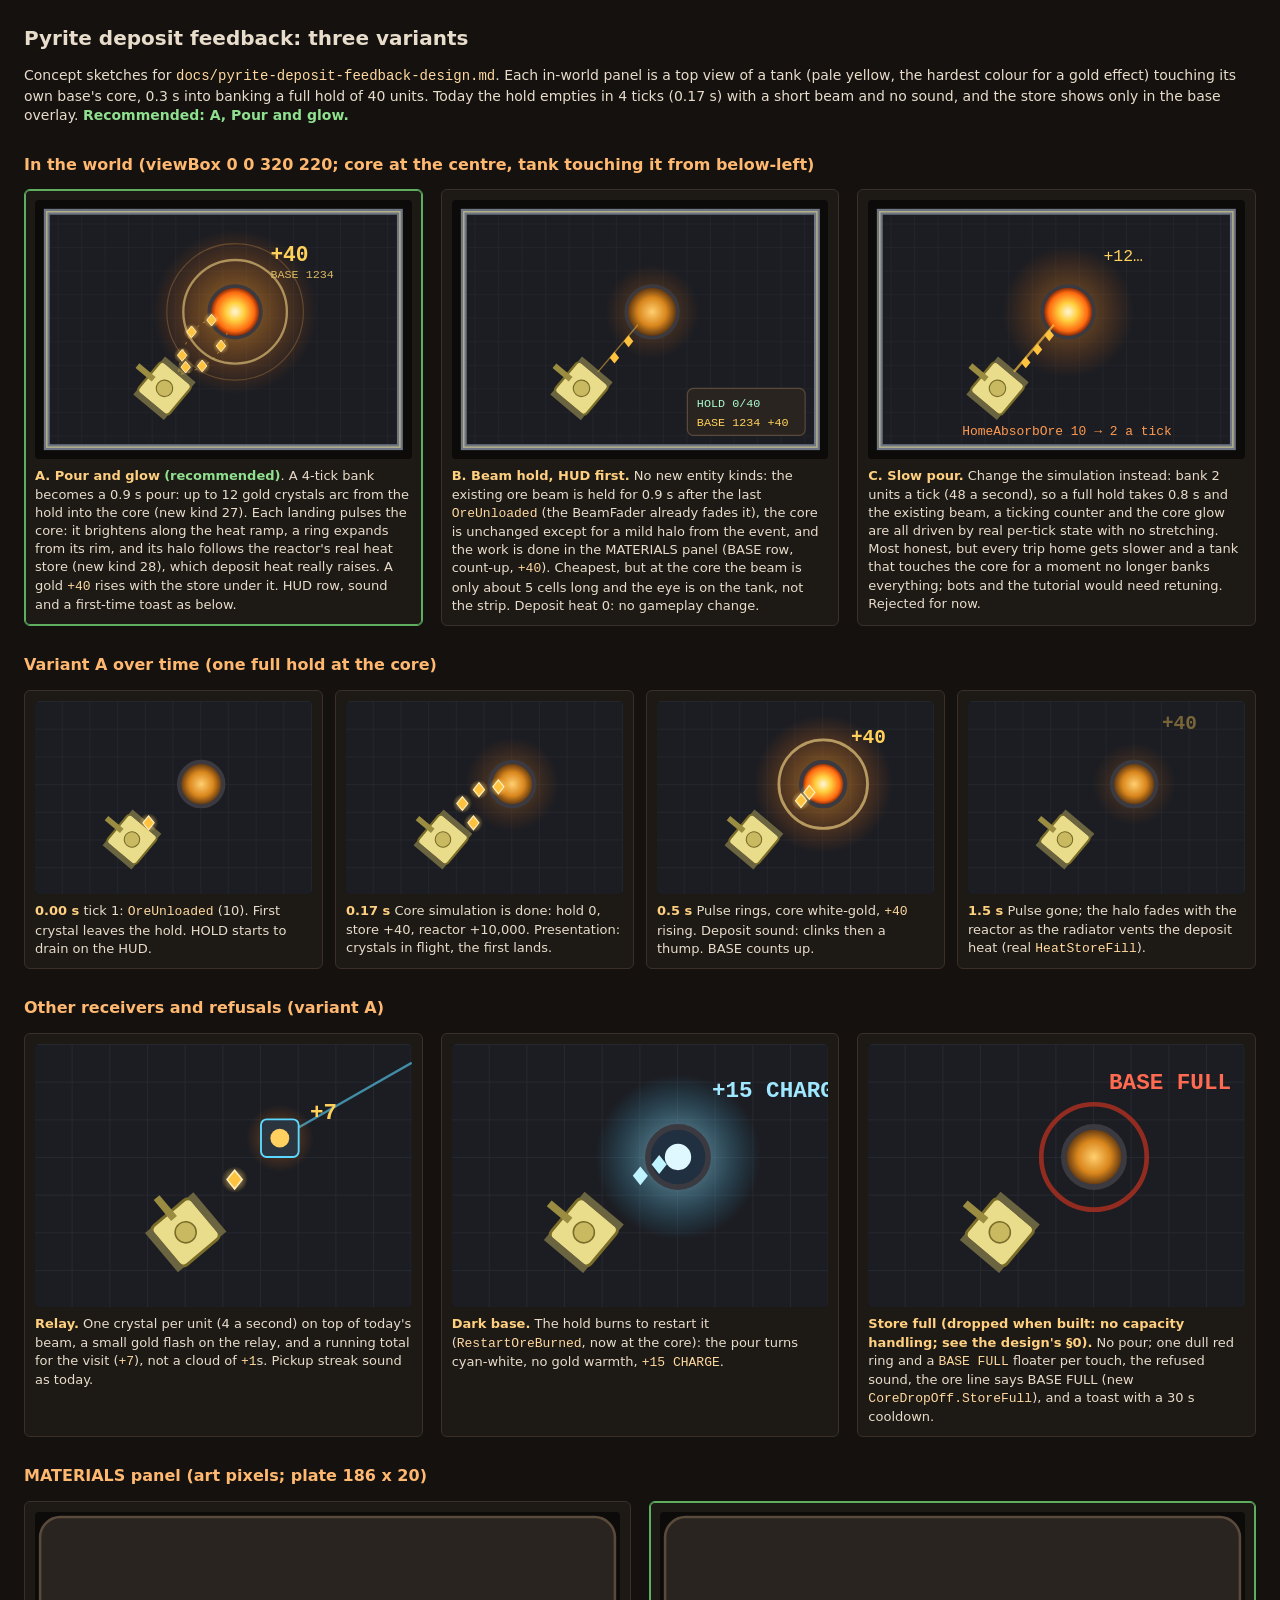
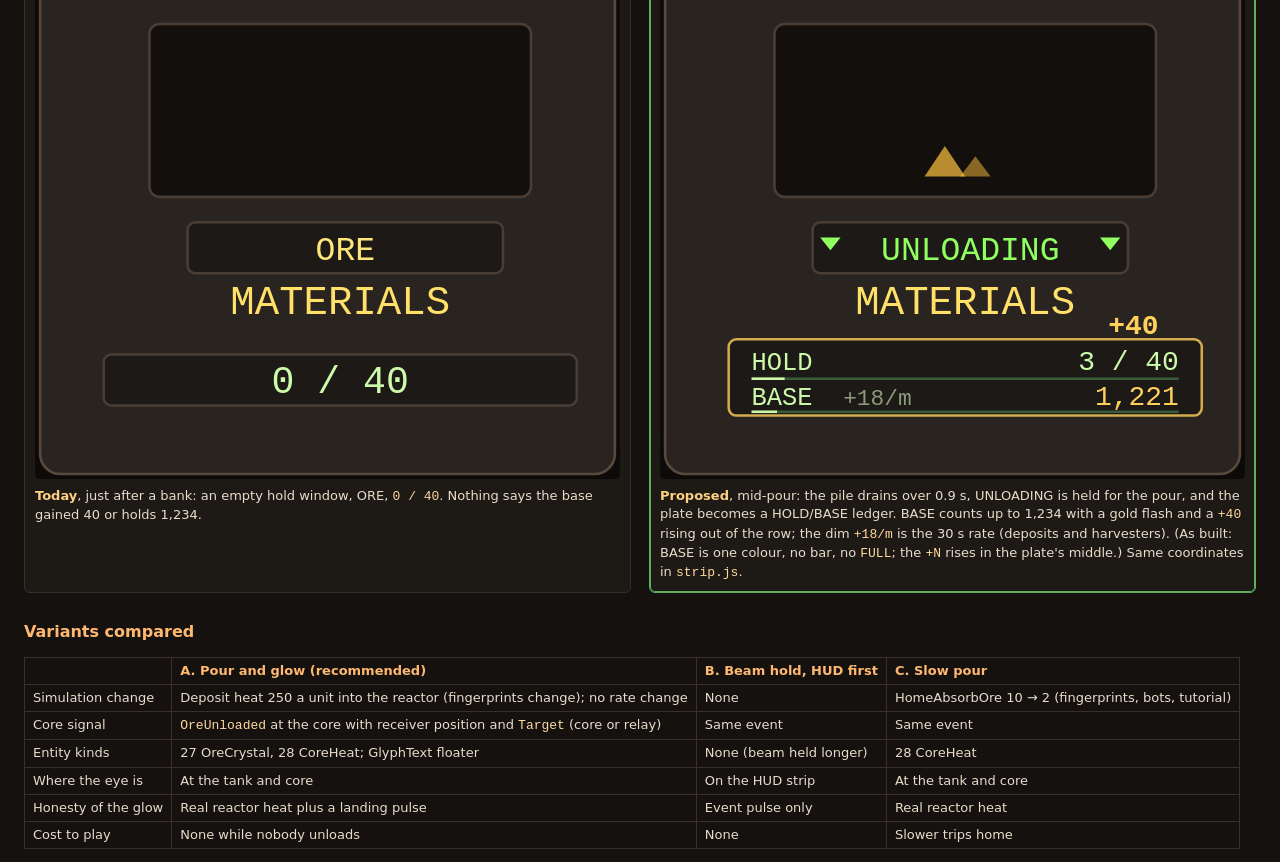
<file: docs/concepts-pyrite-deposit.html>
<!doctype html>
<html lang="en">
<head>
<meta charset="utf-8">
<title>Concepts: pyrite deposit feedback</title>
<style>
  body { background:#14110f; color:#e8dccb; font:14px/1.4 system-ui, sans-serif; margin:24px; max-width:1280px; }
  h1 { font-size:20px; } h2 { font-size:16px; margin-top:28px; color:#ffb870; }
  .grid { display:grid; grid-template-columns:repeat(3, 1fr); gap:18px; }
  .grid4 { display:grid; grid-template-columns:repeat(4, 1fr); gap:12px; }
  .grid2 { display:grid; grid-template-columns:repeat(2, 1fr); gap:18px; }
  figure { margin:0; background:#1d1915; border:1px solid #3a3029; border-radius:6px; padding:10px; }
  figure.pick { border-color:#5fae5f; box-shadow:0 0 0 1px #5fae5f inset; }
  svg { width:100%; height:auto; display:block; background:#0d0b0a; border-radius:4px; }
  figcaption { margin-top:8px; font-size:13px; } figcaption b { color:#ffd080; }
  .rec { color:#8fe08f; font-weight:600; }
  code { color:#ffd9a0; }
  table { border-collapse:collapse; font-size:13px; margin-top:8px; }
  td, th { border:1px solid #3a3029; padding:4px 8px; text-align:left; vertical-align:top; }
  th { color:#ffb870; }
</style>
</head>
<body>
<h1>Pyrite deposit feedback: three variants</h1>
<p>Concept sketches for <code>docs/pyrite-deposit-feedback-design.md</code>. Each in-world panel is a top view of a
tank (pale yellow, the hardest colour for a gold effect) touching its own base's core, 0.3 s into banking a full hold of
40 units. Today the hold empties in 4 ticks (0.17 s) with a short beam and no sound, and the store shows only in the
base overlay. <span class="rec">Recommended: A, Pour and glow.</span></p>

<svg width="0" height="0" style="position:absolute">
  <defs>
    <radialGradient id="core" cx="50%" cy="50%" r="50%">
      <stop offset="0" stop-color="#ffcf70"/><stop offset="0.55" stop-color="#d9861c"/><stop offset="1" stop-color="#4a2a10"/>
    </radialGradient>
    <radialGradient id="coreHot" cx="50%" cy="50%" r="50%">
      <stop offset="0" stop-color="#fff6d8"/><stop offset="0.35" stop-color="#ffd040"/><stop offset="0.75" stop-color="#ff6a10"/><stop offset="1" stop-color="#5a1408"/>
    </radialGradient>
    <radialGradient id="halo" cx="50%" cy="50%" r="50%">
      <stop offset="0" stop-color="#ffb030" stop-opacity="0.55"/><stop offset="1" stop-color="#ff6a10" stop-opacity="0"/>
    </radialGradient>
    <radialGradient id="haloCyan" cx="50%" cy="50%" r="50%">
      <stop offset="0" stop-color="#bff4ff" stop-opacity="0.6"/><stop offset="1" stop-color="#30c0ff" stop-opacity="0"/>
    </radialGradient>
    <radialGradient id="crysGlow" cx="50%" cy="50%" r="50%">
      <stop offset="0" stop-color="#ffe7a0" stop-opacity="0.8"/><stop offset="1" stop-color="#ffc040" stop-opacity="0"/>
    </radialGradient>
    <pattern id="floor" width="20" height="20" patternUnits="userSpaceOnUse">
      <rect width="20" height="20" fill="#1c1d22"/><path d="M0 0H20V20" fill="none" stroke="#26282f" stroke-width="1"/>
    </pattern>
    <g id="tank">
      <rect x="-17" y="-17" width="34" height="34" rx="4" fill="#e9dc8a" stroke="#7a6d2a" stroke-width="2"/>
      <rect x="-21" y="-17" width="5" height="34" fill="#6b6440"/><rect x="16" y="-17" width="5" height="34" fill="#6b6440"/>
      <circle r="7" fill="#c9b960" stroke="#7a6d2a"/><rect x="-2.5" y="-30" width="5" height="18" fill="#9a8c40"/>
    </g>
    <g id="crys"><circle r="7" fill="url(#crysGlow)"/><polygon points="0,-5 4,0 0,5 -4,0" fill="#ffc23f" stroke="#fff1c0" stroke-width="0.8"/></g>
    <g id="base">
      <rect x="10" y="10" width="300" height="200" fill="url(#floor)"/>
      <rect x="10" y="10" width="300" height="200" fill="none" stroke="#6e7584" stroke-width="5"/>
      <rect x="10" y="10" width="300" height="200" fill="none" stroke="#e9dc8a" stroke-width="1.2" opacity="0.6"/>
    </g>
  </defs>
</svg>

<h2>In the world (viewBox 0 0 320 220; core at the centre, tank touching it from below-left)</h2>
<div class="grid">

<!-- A: Pour and glow -->
<figure class="pick">
<svg viewBox="0 0 320 220" xmlns="http://www.w3.org/2000/svg">
  <use href="#base"/>
  <circle cx="170" cy="95" r="70" fill="url(#halo)"/>
  <circle cx="170" cy="95" r="44" fill="none" stroke="#ffe08a" stroke-width="2" opacity="0.55"/>
  <circle cx="170" cy="95" r="58" fill="none" stroke="#ffb050" stroke-width="1" opacity="0.25"/>
  <circle cx="170" cy="95" r="22" fill="url(#coreHot)" stroke="#3a3a40" stroke-width="3"/>
  <g transform="translate(110,160) rotate(-50)"><use href="#tank"/></g>
  <!-- arcs -->
  <path d="M122 146 Q128 100 160 100" fill="none" stroke="#ffc040" stroke-width="0.8" stroke-dasharray="2 4" opacity="0.6"/>
  <path d="M124 148 Q160 140 164 108" fill="none" stroke="#ffc040" stroke-width="0.8" stroke-dasharray="2 4" opacity="0.6"/>
  <use href="#crys" x="125" y="132"/><use href="#crys" x="133" y="112"/><use href="#crys" x="150" y="102"/>
  <use href="#crys" x="142" y="141"/><use href="#crys" x="158" y="124"/>
  <use href="#crys" x="128" y="142" transform="scale(1)"/>
  <!-- floater -->
  <text x="200" y="52" font-family="monospace" font-size="18" font-weight="bold" fill="#ffd05a">+40</text>
  <text x="200" y="66" font-family="monospace" font-size="10" fill="#d8b860">BASE 1234</text>
</svg>
<figcaption><b>A. Pour and glow</b> <span class="rec">(recommended)</span>. A 4-tick bank becomes a 0.9 s pour:
up to 12 gold crystals arc from the hold into the core (new kind 27). Each landing pulses the core: it brightens along
the heat ramp, a ring expands from its rim, and its halo follows the reactor's real heat store (new kind 28), which
deposit heat really raises. A gold <code>+40</code> rises with the store under it. HUD row, sound and a first-time
toast as below.</figcaption>
</figure>

<!-- B: Beam hold, HUD-first -->
<figure>
<svg viewBox="0 0 320 220" xmlns="http://www.w3.org/2000/svg">
  <use href="#base"/>
  <circle cx="170" cy="95" r="40" fill="url(#halo)" opacity="0.6"/>
  <circle cx="170" cy="95" r="22" fill="url(#core)" stroke="#3a3a40" stroke-width="3"/>
  <g transform="translate(110,160) rotate(-50)"><use href="#tank"/></g>
  <line x1="124" y1="146" x2="158" y2="106" stroke="#ffc040" stroke-width="1.2" opacity="0.5"/>
  <polygon points="134,134 138,129 142,134 138,139" fill="#ffc23f"/>
  <polygon points="146,120 150,115 154,120 150,125" fill="#ffc23f"/>
  <rect x="200" y="160" width="100" height="40" rx="5" fill="#2a2420" stroke="#5a4a3c"/>
  <text x="208" y="176" font-family="monospace" font-size="10" fill="#aafacd">HOLD  0/40</text>
  <text x="208" y="192" font-family="monospace" font-size="10" fill="#ffd05a">BASE  1234 +40</text>
</svg>
<figcaption><b>B. Beam hold, HUD first.</b> No new entity kinds: the existing ore beam is held for 0.9 s after the last
<code>OreUnloaded</code> (the BeamFader already fades it), the core is unchanged except for a mild halo from the
event, and the work is done in the MATERIALS panel (BASE row, count-up, <code>+40</code>). Cheapest, but at the core
the beam is only about 5 cells long and the eye is on the tank, not the strip. Deposit heat 0: no gameplay change.</figcaption>
</figure>

<!-- C: Slow pour -->
<figure>
<svg viewBox="0 0 320 220" xmlns="http://www.w3.org/2000/svg">
  <use href="#base"/>
  <circle cx="170" cy="95" r="56" fill="url(#halo)" opacity="0.8"/>
  <circle cx="170" cy="95" r="22" fill="url(#coreHot)" stroke="#3a3a40" stroke-width="3"/>
  <g transform="translate(110,160) rotate(-50)"><use href="#tank"/></g>
  <line x1="124" y1="146" x2="158" y2="106" stroke="#ffc040" stroke-width="2" opacity="0.7"/>
  <polygon points="130,138 134,133 138,138 134,143" fill="#ffc23f"/>
  <polygon points="140,127 144,122 148,127 144,132" fill="#ffc23f"/>
  <polygon points="150,115 154,110 158,115 154,120" fill="#ffc23f"/>
  <text x="80" y="200" font-family="monospace" font-size="11" fill="#ff9a50">HomeAbsorbOre 10 → 2 a tick</text>
  <text x="200" y="52" font-family="monospace" font-size="14" fill="#ffd05a">+12…</text>
</svg>
<figcaption><b>C. Slow pour.</b> Change the simulation instead: bank 2 units a tick (48 a second), so a full hold takes
0.8 s and the existing beam, a ticking counter and the core glow are all driven by real per-tick state with no
stretching. Most honest, but every trip home gets slower and a tank that touches the core for a moment no longer
banks everything; bots and the tutorial would need retuning. Rejected for now.</figcaption>
</figure>
</div>

<h2>Variant A over time (one full hold at the core)</h2>
<div class="grid4">
<figure><svg viewBox="0 0 200 140" xmlns="http://www.w3.org/2000/svg">
  <rect width="200" height="140" fill="url(#floor)"/>
  <circle cx="120" cy="60" r="16" fill="url(#core)" stroke="#3a3a40" stroke-width="3"/>
  <g transform="translate(70,100) rotate(-50) scale(0.8)"><use href="#tank"/></g>
  <use href="#crys" x="82" y="88"/>
</svg><figcaption><b>0.00 s</b> tick 1: <code>OreUnloaded</code> (10). First crystal leaves the hold. HOLD starts to drain on the HUD.</figcaption></figure>
<figure><svg viewBox="0 0 200 140" xmlns="http://www.w3.org/2000/svg">
  <rect width="200" height="140" fill="url(#floor)"/>
  <circle cx="120" cy="60" r="34" fill="url(#halo)" opacity="0.6"/>
  <circle cx="120" cy="60" r="16" fill="url(#core)" stroke="#3a3a40" stroke-width="3"/>
  <g transform="translate(70,100) rotate(-50) scale(0.8)"><use href="#tank"/></g>
  <use href="#crys" x="84" y="74"/><use href="#crys" x="96" y="64"/><use href="#crys" x="110" y="62"/><use href="#crys" x="92" y="88"/>
</svg><figcaption><b>0.17 s</b> Core simulation is done: hold 0, store +40, reactor +10,000. Presentation: crystals in flight, the first lands.</figcaption></figure>
<figure><svg viewBox="0 0 200 140" xmlns="http://www.w3.org/2000/svg">
  <rect width="200" height="140" fill="url(#floor)"/>
  <circle cx="120" cy="60" r="50" fill="url(#halo)"/>
  <circle cx="120" cy="60" r="32" fill="none" stroke="#ffe08a" stroke-width="2" opacity="0.6"/>
  <circle cx="120" cy="60" r="16" fill="url(#coreHot)" stroke="#3a3a40" stroke-width="3"/>
  <g transform="translate(70,100) rotate(-50) scale(0.8)"><use href="#tank"/></g>
  <use href="#crys" x="104" y="72"/><use href="#crys" x="110" y="66"/>
  <text x="140" y="30" font-family="monospace" font-size="14" font-weight="bold" fill="#ffd05a">+40</text>
</svg><figcaption><b>0.5 s</b> Pulse rings, core white-gold, <code>+40</code> rising. Deposit sound: clinks then a thump. BASE counts up.</figcaption></figure>
<figure><svg viewBox="0 0 200 140" xmlns="http://www.w3.org/2000/svg">
  <rect width="200" height="140" fill="url(#floor)"/>
  <circle cx="120" cy="60" r="30" fill="url(#halo)" opacity="0.5"/>
  <circle cx="120" cy="60" r="16" fill="url(#core)" stroke="#3a3a40" stroke-width="3"/>
  <g transform="translate(70,100) rotate(-50) scale(0.8)"><use href="#tank"/></g>
  <text x="140" y="20" font-family="monospace" font-size="14" font-weight="bold" fill="#ffd05a" opacity="0.4">+40</text>
</svg><figcaption><b>1.5 s</b> Pulse gone; the halo fades with the reactor as the radiator vents the deposit heat (real <code>HeatStoreFill</code>).</figcaption></figure>
</div>

<h2>Other receivers and refusals (variant A)</h2>
<div class="grid">
<figure><svg viewBox="0 0 200 140" xmlns="http://www.w3.org/2000/svg">
  <rect width="200" height="140" fill="url(#floor)"/>
  <line x1="130" y1="50" x2="200" y2="10" stroke="#5ad8ff" stroke-width="1.2" opacity="0.6"/>
  <circle cx="130" cy="50" r="18" fill="url(#halo)" opacity="0.7"/>
  <rect x="120" y="40" width="20" height="20" rx="3" fill="#2a3540" stroke="#5ad8ff"/><circle cx="130" cy="50" r="5" fill="#ffd060"/>
  <g transform="translate(80,100) rotate(-40) scale(0.8)"><use href="#tank"/></g>
  <use href="#crys" x="106" y="72"/>
  <text x="146" y="40" font-family="monospace" font-size="12" font-weight="bold" fill="#ffd05a">+7</text>
</svg><figcaption><b>Relay.</b> One crystal per unit (4 a second) on top of today's beam, a small gold flash on the relay, and a running total for the visit (<code>+7</code>), not a cloud of <code>+1</code>s. Pickup streak sound as today.</figcaption></figure>
<figure><svg viewBox="0 0 200 140" xmlns="http://www.w3.org/2000/svg">
  <rect width="200" height="140" fill="url(#floor)"/>
  <circle cx="120" cy="60" r="44" fill="url(#haloCyan)"/>
  <circle cx="120" cy="60" r="16" fill="#203040" stroke="#3a3a40" stroke-width="3"/>
  <circle cx="120" cy="60" r="7" fill="#dff8ff"/>
  <g transform="translate(70,100) rotate(-50) scale(0.8)"><use href="#tank"/></g>
  <polygon points="96,70 100,65 104,70 100,75" fill="#bff4ff"/><polygon points="106,64 110,59 114,64 110,69" fill="#bff4ff"/>
  <text x="138" y="28" font-family="monospace" font-size="12" font-weight="bold" fill="#9fe8ff">+15 CHARGE</text>
</svg><figcaption><b>Dark base.</b> The hold burns to restart it (<code>RestartOreBurned</code>, now at the core): the pour turns cyan-white, no gold warmth, <code>+15 CHARGE</code>.</figcaption></figure>
<figure><svg viewBox="0 0 200 140" xmlns="http://www.w3.org/2000/svg">
  <rect width="200" height="140" fill="url(#floor)"/>
  <circle cx="120" cy="60" r="28" fill="none" stroke="#b03020" stroke-width="2.5" opacity="0.8"/>
  <circle cx="120" cy="60" r="16" fill="url(#core)" stroke="#3a3a40" stroke-width="3"/>
  <g transform="translate(70,100) rotate(-50) scale(0.8)"><use href="#tank"/></g>
  <text x="128" y="24" font-family="monospace" font-size="12" font-weight="bold" fill="#ff6a50">BASE FULL</text>
</svg><figcaption><b>Store full (dropped when built: no capacity handling; see the design's §0).</b> No pour; one dull red ring and a <code>BASE FULL</code> floater per touch, the refused sound, the ore line says BASE FULL (new <code>CoreDropOff.StoreFull</code>), and a toast with a 30 s cooldown.</figcaption></figure>
</div>

<h2>MATERIALS panel (art pixels; plate 186 x 20)</h2>
<div class="grid2">
<figure><svg viewBox="0 0 230 223" xmlns="http://www.w3.org/2000/svg">
  <rect x="2" y="2" width="226" height="219" rx="8" fill="#2a2420" stroke="#5a4a3c"/>
  <rect x="45" y="44" width="150" height="68" rx="4" fill="#120f0c" stroke="#4a3e34"/>
  <rect x="60" y="122" width="124" height="20" rx="3" fill="#1c1916" stroke="#4a3e34"/>
  <text x="122" y="137" font-family="monospace" font-size="13" fill="#ffe678" text-anchor="middle">ORE</text>
  <text x="120" y="158" font-family="monospace" font-size="16" fill="#ffe068" text-anchor="middle">MATERIALS</text>
  <rect x="27" y="174" width="186" height="20" rx="3" fill="#1c1916" stroke="#4a3e34"/>
  <text x="120" y="189" font-family="monospace" font-size="15" fill="#cdfaaa" text-anchor="middle">0 / 40</text>
</svg><figcaption><b>Today</b>, just after a bank: an empty hold window, ORE, <code>0 / 40</code>. Nothing says the base gained 40 or holds 1,234.</figcaption></figure>
<figure class="pick"><svg viewBox="0 0 230 223" xmlns="http://www.w3.org/2000/svg">
  <rect x="2" y="2" width="226" height="219" rx="8" fill="#2a2420" stroke="#5a4a3c"/>
  <rect x="45" y="44" width="150" height="68" rx="4" fill="#120f0c" stroke="#4a3e34"/>
  <polygon points="104,104 112,92 120,104" fill="#ffc23f" opacity="0.7"/><polygon points="118,104 124,96 130,104" fill="#ffc23f" opacity="0.5"/>
  <rect x="60" y="122" width="124" height="20" rx="3" fill="#1c1916" stroke="#4a3e34"/>
  <text x="122" y="137" font-family="monospace" font-size="13" fill="#90ff60" text-anchor="middle">UNLOADING</text>
  <polygon points="63,128 71,128 67,133" fill="#90ff60"/><polygon points="173,128 181,128 177,133" fill="#90ff60"/>
  <text x="120" y="158" font-family="monospace" font-size="16" fill="#ffe068" text-anchor="middle">MATERIALS</text>
  <rect x="27" y="168" width="186" height="30" rx="3" fill="#1c1916" stroke="#ffd05a" stroke-opacity="0.8"/>
  <text x="36" y="180" font-family="monospace" font-size="10" fill="#cdfaaa">HOLD</text>
  <text x="204" y="180" font-family="monospace" font-size="11" fill="#cdfaaa" text-anchor="end">3 / 40</text>
  <rect x="36" y="183" width="168" height="1" fill="#3a5a3a"/><rect x="36" y="183" width="13" height="1" fill="#cdfaaa"/>
  <text x="36" y="194" font-family="monospace" font-size="10" fill="#cdfaaa">BASE</text>
  <text x="72" y="194" font-family="monospace" font-size="9" fill="#8a9a7a">+18/m</text>
  <text x="204" y="194" font-family="monospace" font-size="11" fill="#ffd05a" text-anchor="end">1,221</text>
  <rect x="36" y="196" width="168" height="1" fill="#3a5a3a"/><rect x="36" y="196" width="10" height="1" fill="#cdfaaa"/>
  <text x="196" y="166" font-family="monospace" font-size="11" font-weight="bold" fill="#ffd05a" text-anchor="end">+40</text>
</svg><figcaption><b>Proposed</b>, mid-pour: the pile drains over 0.9 s, UNLOADING is held for the pour, and the plate
becomes a HOLD/BASE ledger. BASE counts up to 1,234 with a gold flash and a <code>+40</code> rising out of the row; the
dim <code>+18/m</code> is the 30 s rate (deposits and harvesters). (As built: BASE is one colour, no bar, no <code>FULL</code>; the
<code>+N</code> rises in the plate's middle.) Same coordinates in <code>strip.js</code>.</figcaption></figure>
</div>

<h2>Variants compared</h2>
<table>
<tr><th></th><th>A. Pour and glow (recommended)</th><th>B. Beam hold, HUD first</th><th>C. Slow pour</th></tr>
<tr><td>Simulation change</td><td>Deposit heat 250 a unit into the reactor (fingerprints change); no rate change</td><td>None</td><td>HomeAbsorbOre 10 → 2 (fingerprints, bots, tutorial)</td></tr>
<tr><td>Core signal</td><td><code>OreUnloaded</code> at the core with receiver position and <code>Target</code> (core or relay)</td><td>Same event</td><td>Same event</td></tr>
<tr><td>Entity kinds</td><td>27 OreCrystal, 28 CoreHeat; GlyphText floater</td><td>None (beam held longer)</td><td>28 CoreHeat</td></tr>
<tr><td>Where the eye is</td><td>At the tank and core</td><td>On the HUD strip</td><td>At the tank and core</td></tr>
<tr><td>Honesty of the glow</td><td>Real reactor heat plus a landing pulse</td><td>Event pulse only</td><td>Real reactor heat</td></tr>
<tr><td>Cost to play</td><td>None while nobody unloads</td><td>None</td><td>Slower trips home</td></tr>
</table>
</body>
</html>
</file>
